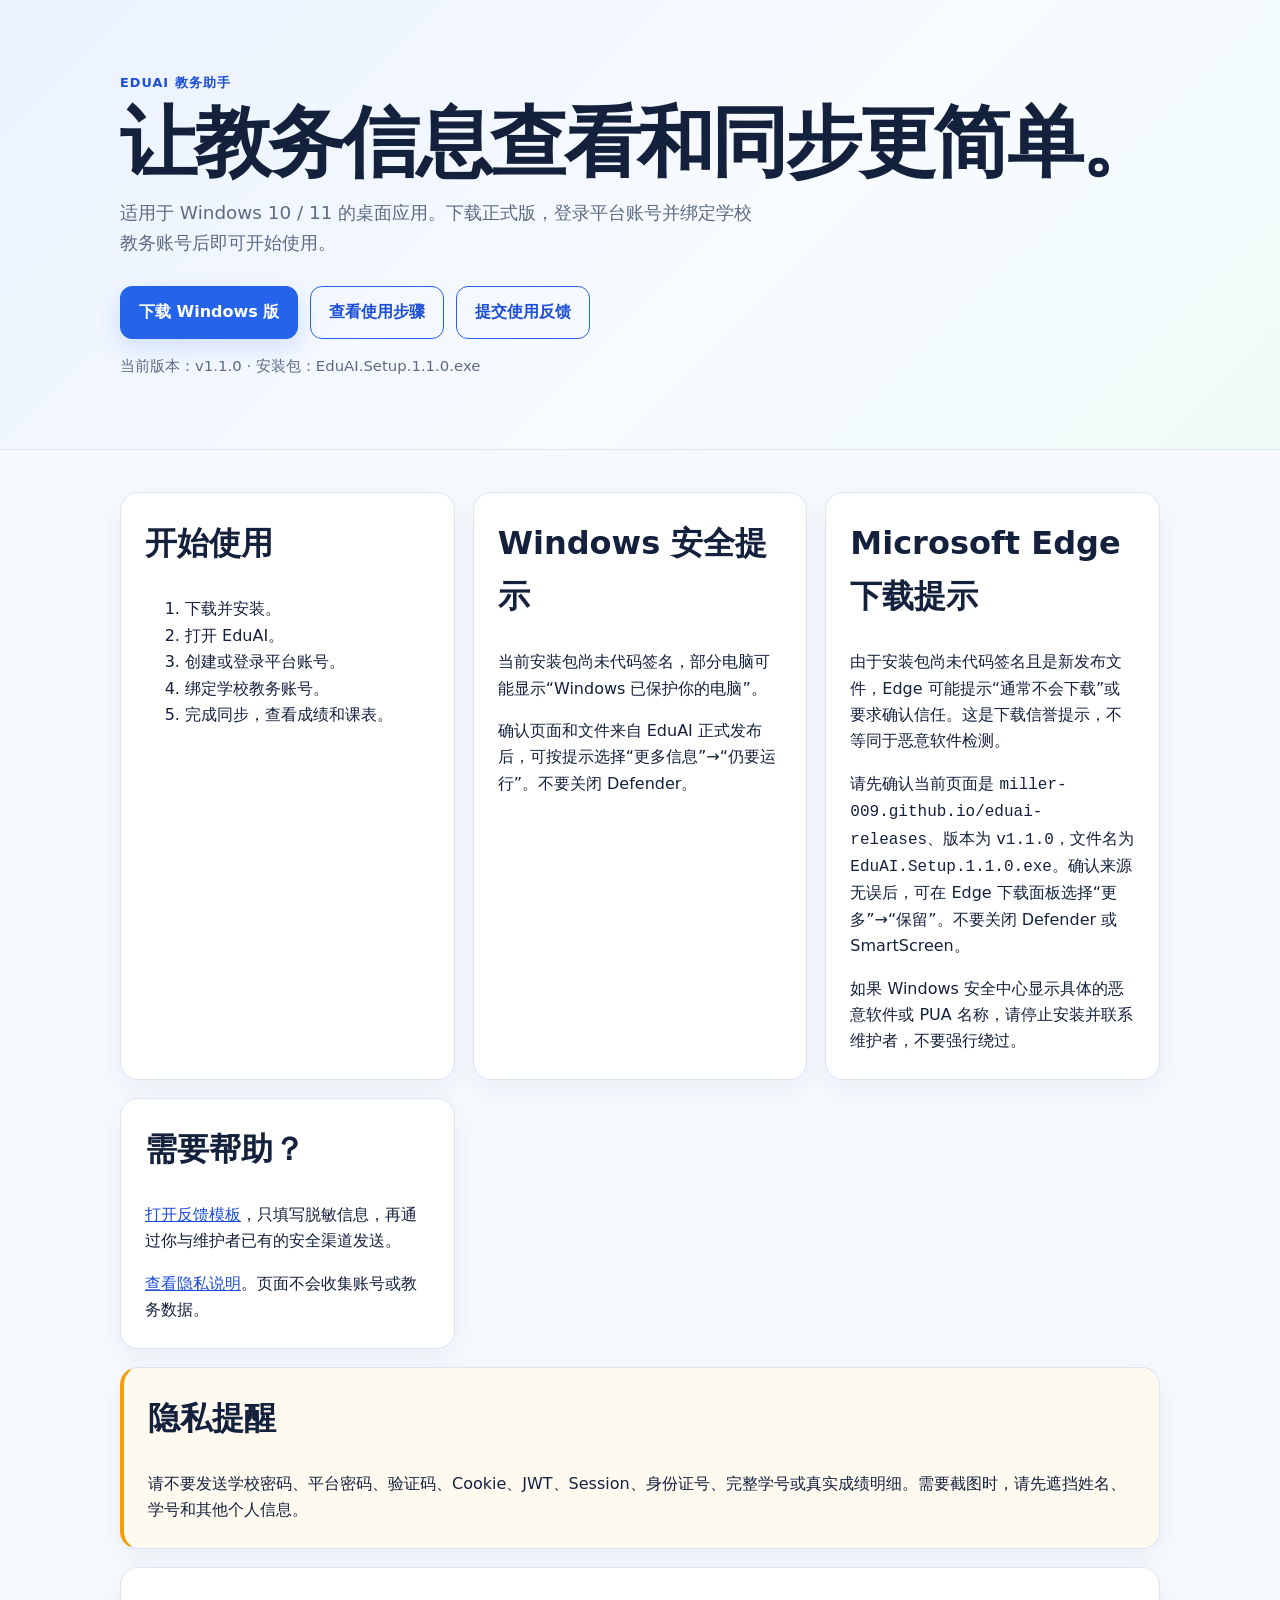
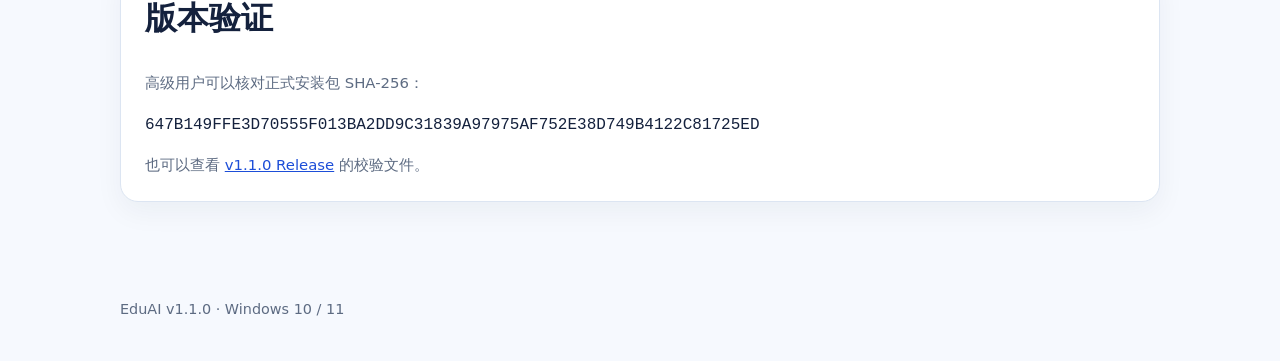
<file: docs/index.html>
<!doctype html>
<html lang="zh-CN">
<head>
  <meta charset="utf-8">
  <meta name="viewport" content="width=device-width, initial-scale=1">
  <meta name="description" content="EduAI 教务助手 Windows v1.1.0 正式下载页">
  <title>EduAI 教务助手 · Windows 下载</title>
  <link rel="stylesheet" href="styles.css">
</head>
<body>
  <header>
    <div class="wrap">
      <div class="eyebrow">EduAI 教务助手</div>
      <h1>让教务信息查看和同步更简单。</h1>
      <p class="lead">适用于 Windows 10 / 11 的桌面应用。下载正式版，登录平台账号并绑定学校教务账号后即可开始使用。</p>
      <div class="actions">
        <a class="button" href="https://github.com/Miller-009/eduai-releases/releases/download/v1.1.0/EduAI.Setup.1.1.0.exe">下载 Windows 版</a>
        <a class="button secondary" href="#steps">查看使用步骤</a>
        <a class="button secondary" href="feedback.html">提交使用反馈</a>
      </div>
      <p class="fine">当前版本：v1.1.0 · 安装包：EduAI.Setup.1.1.0.exe</p>
    </div>
  </header>

  <main class="wrap">
    <section id="steps" class="grid" aria-label="使用步骤">
      <article class="card">
        <h2>开始使用</h2>
        <ol>
          <li>下载并安装。</li>
          <li>打开 EduAI。</li>
          <li>创建或登录平台账号。</li>
          <li>绑定学校教务账号。</li>
          <li>完成同步，查看成绩和课表。</li>
        </ol>
      </article>
      <article class="card">
        <h2>Windows 安全提示</h2>
        <p>当前安装包尚未代码签名，部分电脑可能显示“Windows 已保护你的电脑”。</p>
        <p>确认页面和文件来自 EduAI 正式发布后，可按提示选择“更多信息”→“仍要运行”。不要关闭 Defender。</p>
      </article>
      <article class="card">
        <h2>Microsoft Edge 下载提示</h2>
        <p>由于安装包尚未代码签名且是新发布文件，Edge 可能提示“通常不会下载”或要求确认信任。这是下载信誉提示，不等同于恶意软件检测。</p>
        <p>请先确认当前页面是 <code>miller-009.github.io/eduai-releases</code>、版本为 <code>v1.1.0</code>，文件名为 <code>EduAI.Setup.1.1.0.exe</code>。确认来源无误后，可在 Edge 下载面板选择“更多”→“保留”。不要关闭 Defender 或 SmartScreen。</p>
        <p>如果 Windows 安全中心显示具体的恶意软件或 PUA 名称，请停止安装并联系维护者，不要强行绕过。</p>
      </article>
      <article class="card">
        <h2>需要帮助？</h2>
        <p><a href="feedback.html">打开反馈模板</a>，只填写脱敏信息，再通过你与维护者已有的安全渠道发送。</p>
        <p><a href="privacy.html">查看隐私说明</a>。页面不会收集账号或教务数据。</p>
      </article>
    </section>

    <section class="card notice" aria-label="隐私提醒">
      <h2>隐私提醒</h2>
      <p>请不要发送学校密码、平台密码、验证码、Cookie、JWT、Session、身份证号、完整学号或真实成绩明细。需要截图时，请先遮挡姓名、学号和其他个人信息。</p>
    </section>

    <section class="card" style="margin-top:18px">
      <h2>版本验证</h2>
      <p class="fine">高级用户可以核对正式安装包 SHA-256：</p>
      <code>647B149FFE3D70555F013BA2DD9C31839A97975AF752E38D749B4122C81725ED</code>
      <p class="fine">也可以查看 <a href="https://github.com/Miller-009/eduai-releases/releases/tag/v1.1.0">v1.1.0 Release</a> 的校验文件。</p>
    </section>
  </main>

  <footer class="wrap">EduAI v1.1.0 · Windows 10 / 11</footer>
</body>
</html>
</file>
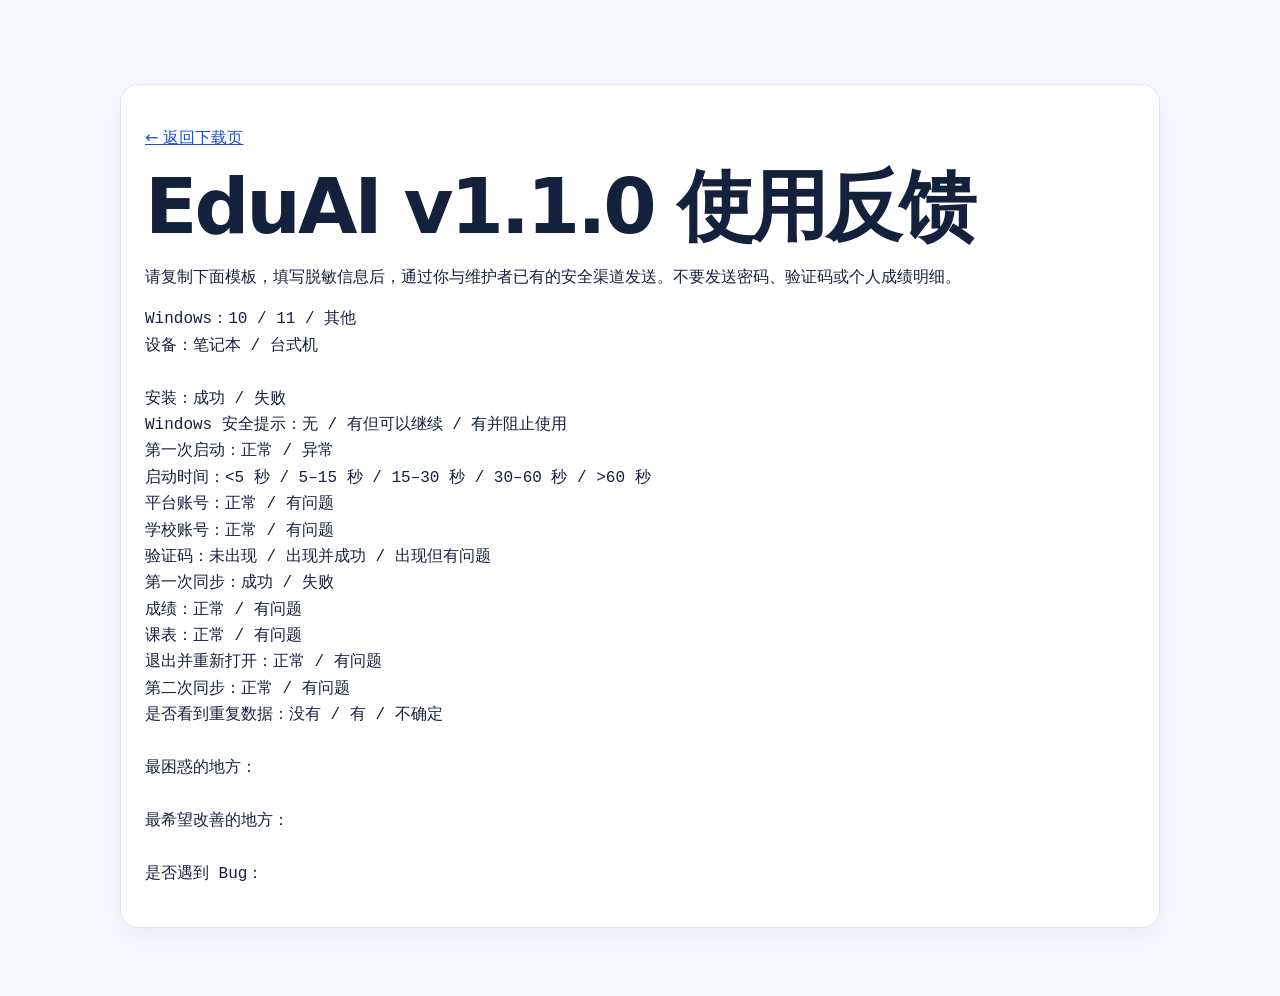
<file: docs/feedback.html>
<!doctype html>
<html lang="zh-CN"><head><meta charset="utf-8"><meta name="viewport" content="width=device-width, initial-scale=1"><title>EduAI 使用反馈</title><link rel="stylesheet" href="styles.css"></head>
<body><main class="wrap"><article class="card" style="margin-top:42px"><p><a href="index.html">← 返回下载页</a></p><h1>EduAI v1.1.0 使用反馈</h1><p>请复制下面模板，填写脱敏信息后，通过你与维护者已有的安全渠道发送。不要发送密码、验证码或个人成绩明细。</p><pre>Windows：10 / 11 / 其他
设备：笔记本 / 台式机

安装：成功 / 失败
Windows 安全提示：无 / 有但可以继续 / 有并阻止使用
第一次启动：正常 / 异常
启动时间：&lt;5 秒 / 5–15 秒 / 15–30 秒 / 30–60 秒 / &gt;60 秒
平台账号：正常 / 有问题
学校账号：正常 / 有问题
验证码：未出现 / 出现并成功 / 出现但有问题
第一次同步：成功 / 失败
成绩：正常 / 有问题
课表：正常 / 有问题
退出并重新打开：正常 / 有问题
第二次同步：正常 / 有问题
是否看到重复数据：没有 / 有 / 不确定

最困惑的地方：

最希望改善的地方：

是否遇到 Bug：</pre></article></main></body></html>
</file>
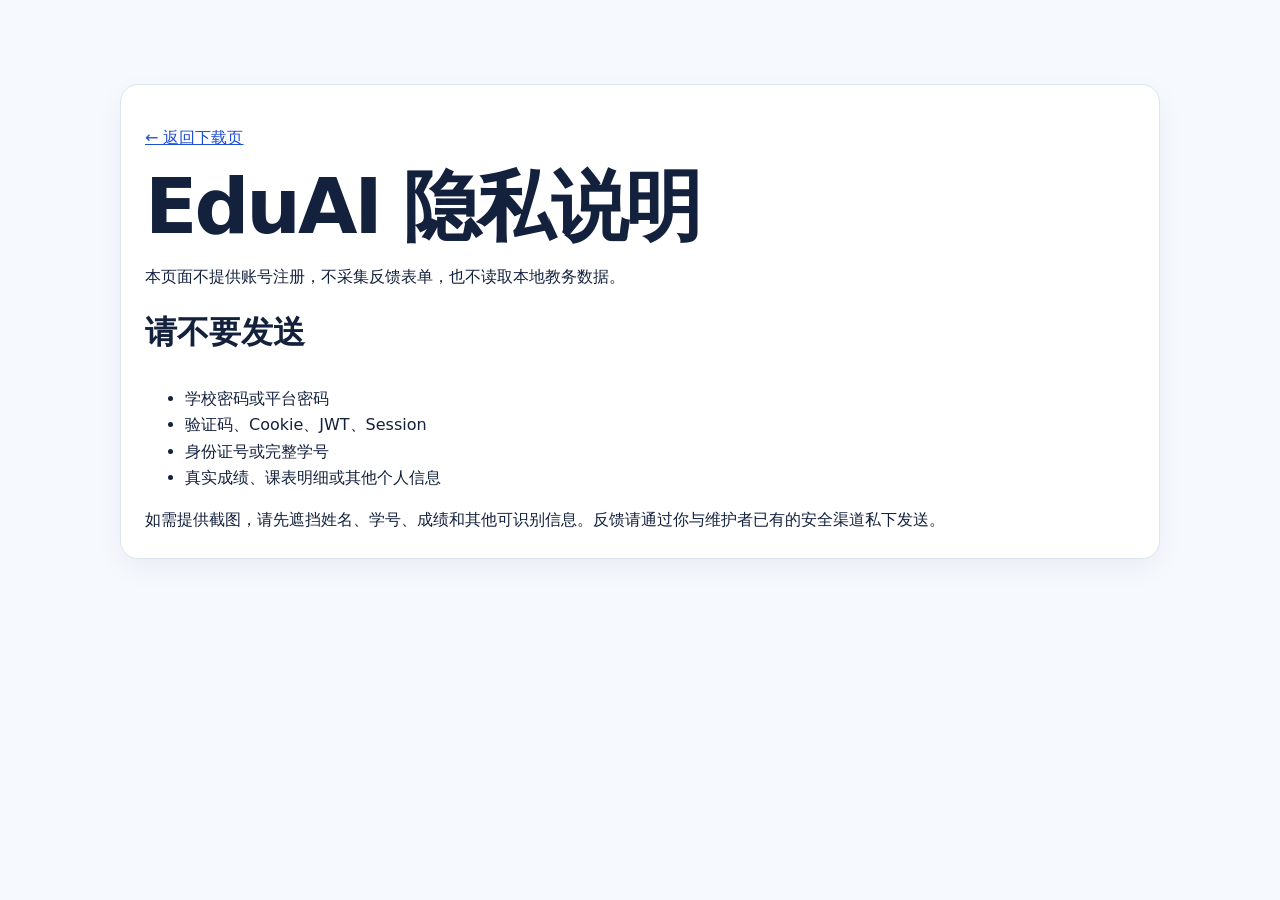
<file: docs/privacy.html>
<!doctype html>
<html lang="zh-CN"><head><meta charset="utf-8"><meta name="viewport" content="width=device-width, initial-scale=1"><title>EduAI 隐私说明</title><link rel="stylesheet" href="styles.css"></head>
<body><main class="wrap"><article class="card" style="margin-top:42px"><p><a href="index.html">← 返回下载页</a></p><h1>EduAI 隐私说明</h1><p>本页面不提供账号注册，不采集反馈表单，也不读取本地教务数据。</p><h2>请不要发送</h2><ul><li>学校密码或平台密码</li><li>验证码、Cookie、JWT、Session</li><li>身份证号或完整学号</li><li>真实成绩、课表明细或其他个人信息</li></ul><p>如需提供截图，请先遮挡姓名、学号、成绩和其他可识别信息。反馈请通过你与维护者已有的安全渠道私下发送。</p></article></main></body></html>
</file>
<file: docs/styles.css>
:root {
  color-scheme: light;
  --ink: #14213d;
  --muted: #5d6b82;
  --line: #dce5f2;
  --paper: #f6f9fe;
  --card: #ffffff;
  --accent: #2563eb;
  --accent-dark: #1d4ed8;
  --soft: #eaf2ff;
}

* { box-sizing: border-box; }

body {
  margin: 0;
  background: var(--paper);
  color: var(--ink);
  font: 16px/1.65 "Segoe UI", "Microsoft YaHei", system-ui, sans-serif;
}

a { color: var(--accent-dark); }

.wrap { width: min(1040px, calc(100% - 32px)); margin: 0 auto; }

header {
  padding: 72px 0 56px;
  background: linear-gradient(135deg, #eaf2ff 0%, #f8fbff 58%, #eefbf8 100%);
  border-bottom: 1px solid var(--line);
}

.eyebrow { color: var(--accent-dark); font-weight: 700; letter-spacing: .08em; text-transform: uppercase; font-size: .8rem; }
h1 { margin: 10px 0 14px; font-size: clamp(2.4rem, 7vw, 4.8rem); line-height: 1.05; letter-spacing: -.04em; }
h2 { margin-top: 0; font-size: clamp(1.45rem, 3vw, 2rem); }
.lead { max-width: 650px; margin: 0; color: var(--muted); font-size: 1.15rem; }
.actions { display: flex; flex-wrap: wrap; gap: 12px; margin-top: 28px; }
.button { display: inline-block; padding: 12px 18px; border-radius: 12px; border: 1px solid var(--accent); background: var(--accent); color: #fff; font-weight: 700; text-decoration: none; box-shadow: 0 8px 22px rgba(37, 99, 235, .16); }
.button:hover { background: var(--accent-dark); }
.button.secondary { background: transparent; color: var(--accent-dark); box-shadow: none; }

main { padding: 42px 0 68px; }
.grid { display: grid; grid-template-columns: repeat(3, minmax(0, 1fr)); gap: 18px; }
.card { background: var(--card); border: 1px solid var(--line); border-radius: 18px; padding: 24px; box-shadow: 0 10px 28px rgba(20, 33, 61, .05); }
.card p:last-child, .card ul:last-child { margin-bottom: 0; }
.notice { margin-top: 18px; border-left: 4px solid #f59e0b; background: #fffaf0; }
.fine { color: var(--muted); font-size: .93rem; }
footer { padding: 28px 0 44px; color: var(--muted); font-size: .9rem; }

@media (max-width: 760px) {
  header { padding: 50px 0 42px; }
  .grid { grid-template-columns: 1fr; }
  .wrap { width: min(100% - 24px, 680px); }
}
</file>
